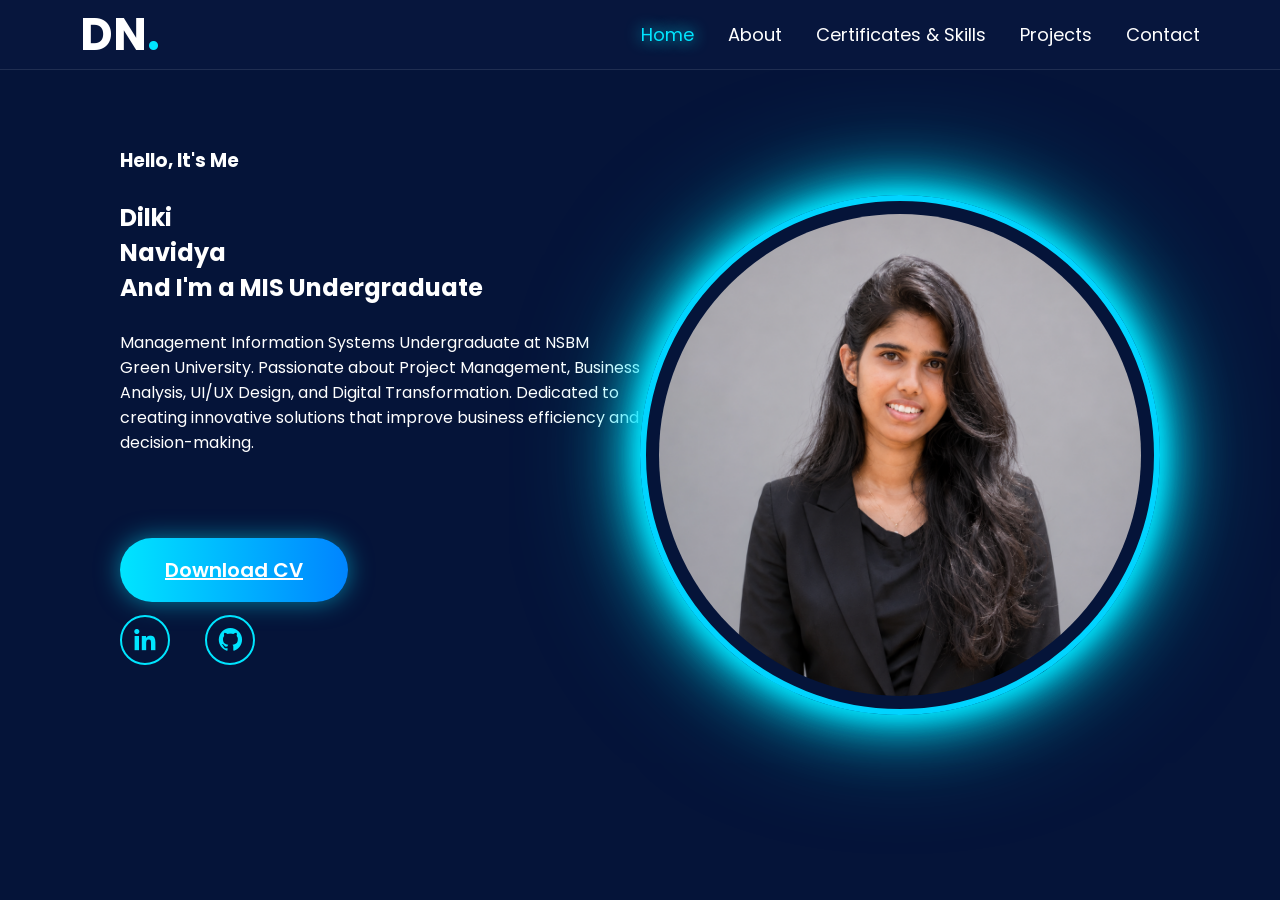
<file: index.html>
<!DOCTYPE html>
<html lang="en">

<head>
<meta charset="UTF-8">
<meta name="viewport" content="width=device-width, initial-scale=1.0">

<title>Portfolio</title>

<link href='https://unpkg.com/boxicons@2.1.4/css/boxicons.min.css' rel='stylesheet'>

<link rel="stylesheet" href="style.css">

</head>

<body>

<header>

<div class="logo">
DN<span>.</span>
</div>

<nav>
    <a href="index.html" class="active">Home</a>
    <a href="about.html">About</a>
    <a href="skills.html">Certificates & Skills</a>
    <a href="portfolio.html">Projects</a>
    <a href="contact.html">Contact</a>
</nav>



</header>

<section class="hero">

<div class="content">

<h3>Hello, It's Me</h3>
<br>
<h1>
Dilki<br>
Navidya

<h2>
And I'm a
<span>MIS Undergraduate</span>
</h2>
<br>

<p>
Management Information Systems Undergraduate at NSBM Green University.
Passionate about Project Management, Business Analysis, UI/UX Design,
and Digital Transformation. Dedicated to creating innovative solutions
that improve business efficiency and decision-making.
</p>
<br>
<br>
<br>
<br>
<a href="CV.pdf" class="btn" download>
    Download CV
</a>

<div class="social-icons">
    <a href="https://www.linkedin.com/in/your-linkedin-id" target="_blank">
        <i class='bx bxl-linkedin'></i>
    </a>

    <a href="https://github.com/your-github-username" target="_blank">
        <i class='bx bxl-github'></i>
    </a>
</div>

</div>

</div>

<div class="image-section">

<div class="glow-circle">

<img src="my photo.png" alt="">

</div>

</div>

</section>
</body>

</html>
</file>
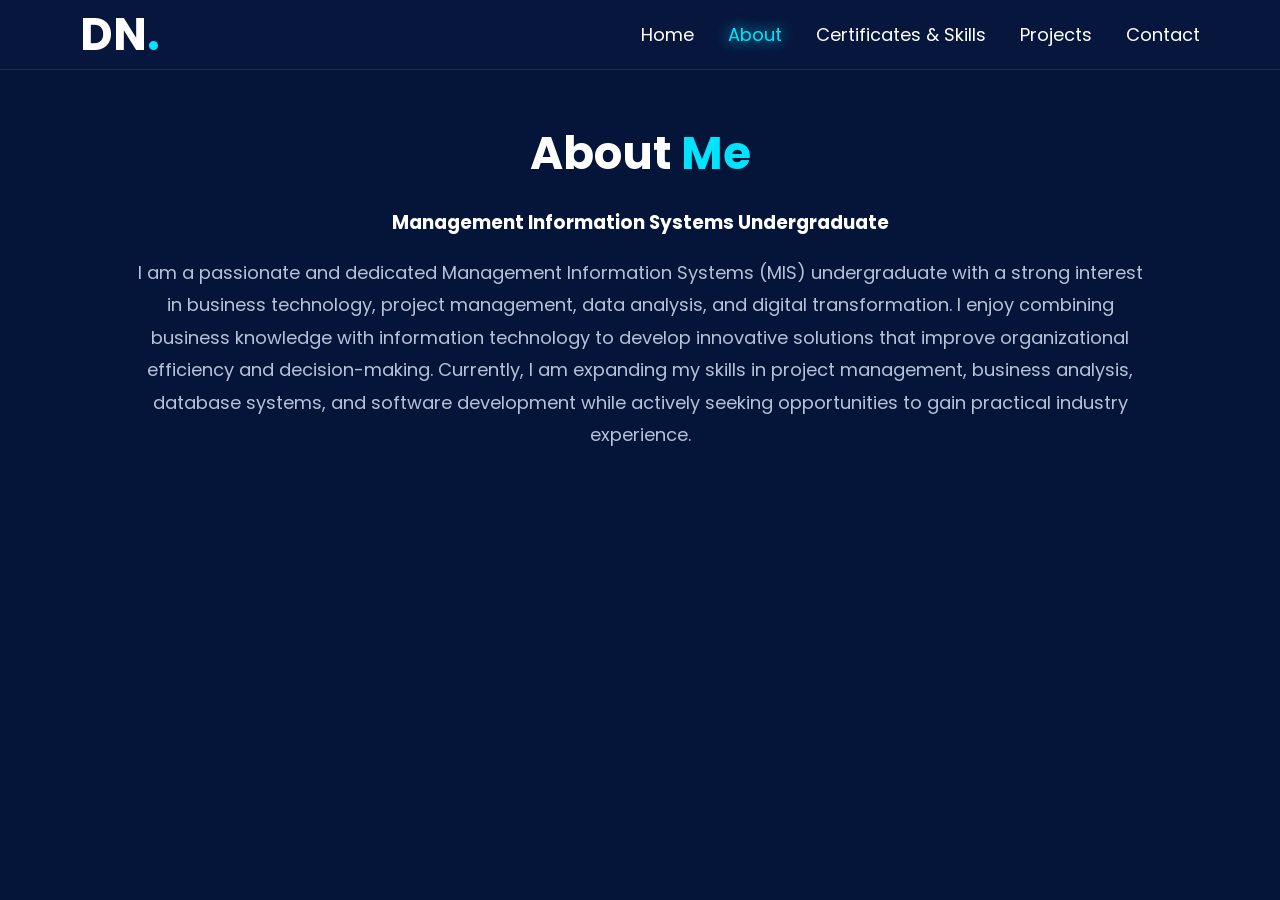
<file: about.html>
<!DOCTYPE html>
<html lang="en">
<head>
<meta charset="UTF-8">
<title>About Me</title>
<link rel="stylesheet" href="style.css">
</head>

<body>

<header>
    <div class="logo">DN<span>.</span></div>

    <nav>
        <a href="index.html">Home</a>
        <a href="about.html" class="active">About</a>
        <a href="skills.html">Certificates & Skills</a>
        <a href="portfolio.html">Projects</a>
        <a href="contact.html">Contact</a>
    </nav>
</header>

<div class="about-content">

    <h2>About <span>Me</span></h2>

    <h3>Management Information Systems Undergraduate</h3>

    <p>
        I am a passionate and dedicated Management Information Systems (MIS)
        undergraduate with a strong interest in business technology,
        project management, data analysis, and digital transformation.
        I enjoy combining business knowledge with information technology
        to develop innovative solutions that improve organizational
        efficiency and decision-making.
        Currently, I am expanding my skills in project management,
        business analysis, database systems, and software development
        while actively seeking opportunities to gain practical industry experience.
    </p>

</div>

</body>
</html>
</file>
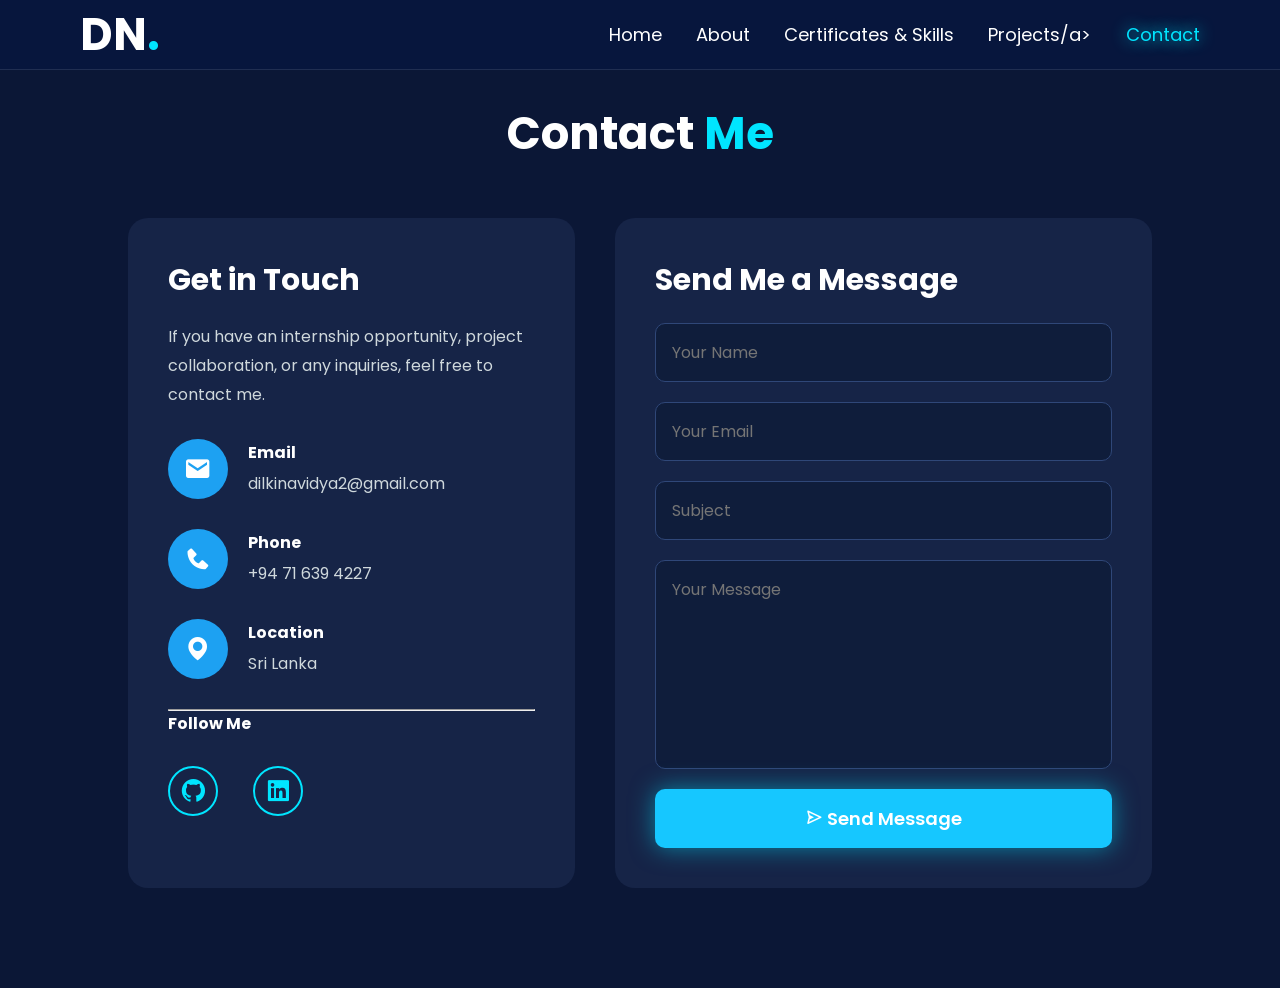
<file: contact.html>
<!DOCTYPE html>
<html lang="en">
<head>
<meta charset="UTF-8">
<meta name="viewport" content="width=device-width, initial-scale=1.0">

<title>Contact Me</title>

<link href='https://unpkg.com/boxicons@2.1.4/css/boxicons.min.css' rel='stylesheet'>
<link rel="stylesheet" href="style.css">

</head>

<body>

<header>

    <div class="logo">
        DN<span>.</span>
    </div>

    <nav>
        <a href="index.html">Home</a>
        <a href="about.html">About</a>
        <a href="skills.html">Certificates & Skills</a>
        <a href="portfolio.html">Projects/a>
        <a href="contact.html" class="active">Contact</a>
    </nav>

</header>

<section class="contact" id="contact">

    <h2 class="heading">Contact <span>Me</span></h2>

    <div class="contact-container">

        <!-- Left Side -->

        <div class="contact-info">

            <h3>Get in Touch</h3>

            <p>
                If you have an internship opportunity, project collaboration,
                or any inquiries, feel free to contact me.
            </p>

            <div class="info-box">
                <i class='bx bxs-envelope'></i>
                <div>
                    <h4>Email</h4>
                    <p>dilkinavidya2@gmail.com</p>
                </div>
            </div>

            <div class="info-box">
                <i class='bx bxs-phone'></i>
                <div>
                    <h4>Phone</h4>
                    <p>+94 71 639 4227</p>
                </div>
            </div>

            <div class="info-box">
                <i class='bx bxs-map'></i>
                <div>
                    <h4>Location</h4>
                    <p>Sri Lanka</p>
                </div>
            </div>

            <hr>

            <h4>Follow Me</h4>

            <div class="social-icons">

                <a href="https://github.com/" target="_blank">
                    <i class='bx bxl-github'></i>
                </a>

                <a href="https://linkedin.com/in/dilki-navidya"
                   target="_blank">
                    <i class='bx bxl-linkedin-square'></i>
                </a>

            </div>

        </div>

        <!-- Right Side -->

        <div class="contact-form">

            <h3>Send Me a Message</h3>

            <form>

                <input type="text"
                placeholder="Your Name" required>

                <input type="email"
                placeholder="Your Email" required>

                <input type="text"
                placeholder="Subject">

                <textarea rows="7"
                placeholder="Your Message"></textarea>

                <button type="submit" class="btn">
                    <i class='bx bx-send'></i>
                    Send Message
                </button>

            </form>

        </div>

    </div>

</section>

</body>
</html>
</file>
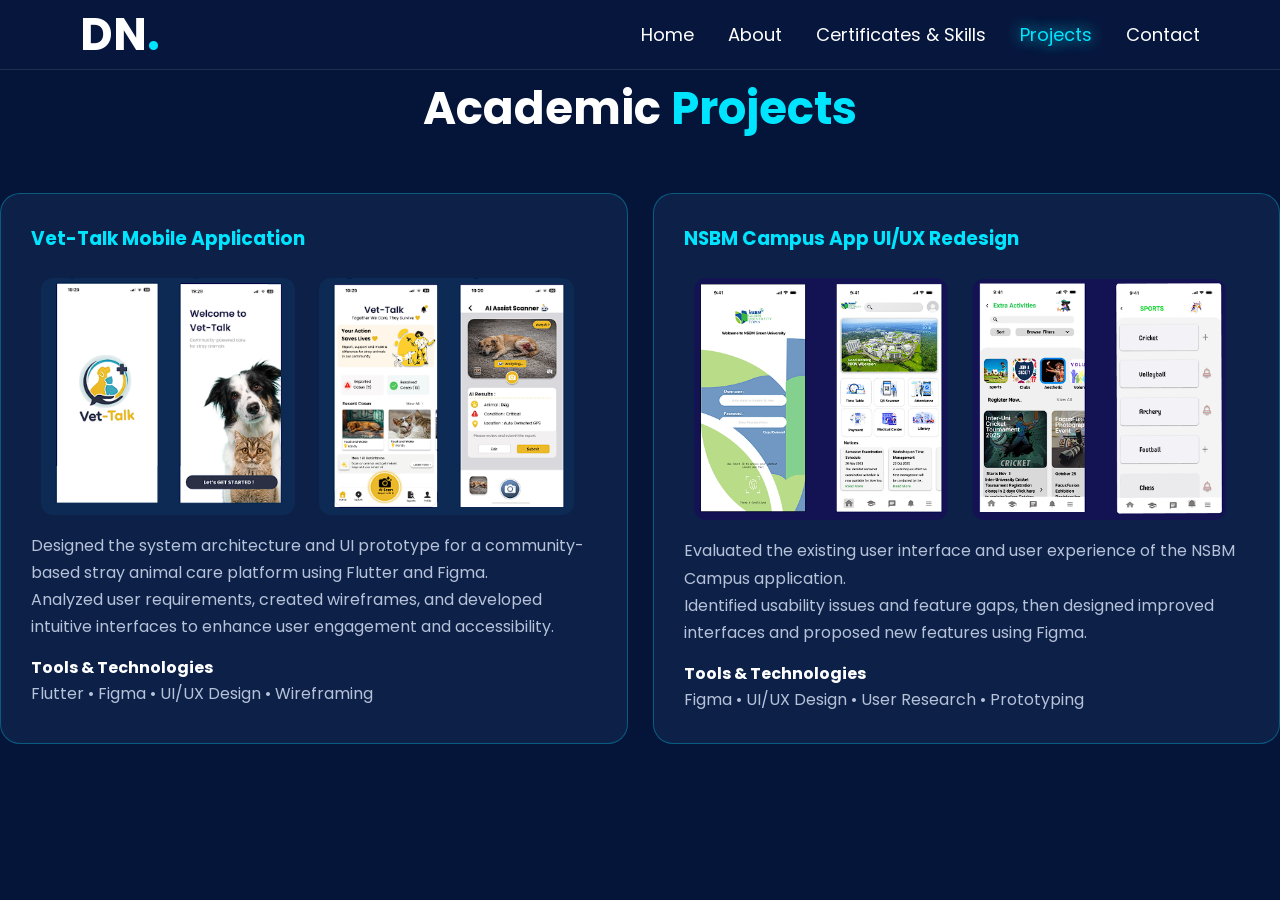
<file: portfolio.html>
<!DOCTYPE html>
<html lang="en">
<head>
<meta charset="UTF-8">
<meta name="viewport" content="width=device-width, initial-scale=1.0">

<title>Portfolio</title>

<link href='https://unpkg.com/boxicons@2.1.4/css/boxicons.min.css' rel='stylesheet'>
<link rel="stylesheet" href="style.css">

</head>

<body>

<header>

    <div class="logo">
        DN<span>.</span>
    </div>

    <nav>
        <a href="index.html">Home</a>
        <a href="about.html">About</a>
        <a href="skills.html">Certificates & Skills</a>
        <a href="portfolio.html" class="active">Projects</a>
        <a href="contact.html">Contact</a>
    </nav>

</header>

<section class="portfolio" id="portfolio">
    <br>
    <br>
    <br>

    <h2 class="heading">Academic <span>Projects</span></h2>

    <div class="portfolio-container">

        <div class="project-card">
            
            <h3>Vet-Talk Mobile Application</h3>

            <img src="Vet Talk.png" alt="Vet-Talk Mobile App">
             <img src="Vet Talk 2.png" alt="Vet-Talk Mobile App">

            <p>
                Designed the system architecture and UI prototype for a
                community-based stray animal care platform using Flutter
                and Figma.
            </p>

            <p>
                Analyzed user requirements, created wireframes, and
                developed intuitive interfaces to enhance user engagement
                and accessibility.
            </p>

            <h4>Tools & Technologies</h4>
            <p>Flutter • Figma • UI/UX Design • Wireframing</p>

        </div>


        <div class="project-card">

            <h3>NSBM Campus App UI/UX Redesign</h3>
            <img src="NSBM Redesign.png" alt="NSBM App Redesign">
             <img src="NSBM Redesign2.png" alt="NSBM App Redesign">

            <p>
                Evaluated the existing user interface and user experience
                of the NSBM Campus application.
            </p>

            <p>
                Identified usability issues and feature gaps, then designed
                improved interfaces and proposed new features using Figma.
            </p>

            <h4>Tools & Technologies</h4>
            <p>Figma • UI/UX Design • User Research • Prototyping</p>

        </div>

    </div>

</section>

</body>
</html>
</file>
<file: style.css>
@import url('https://fonts.googleapis.com/css2?family=Poppins:wght@300;400;500;600;700;800;900&display=swap');

*{
margin:0;
padding:0;
box-sizing:border-box;
font-family:'Poppins',sans-serif;
}

body{
background:#051439;
color:white;
overflow-x:hidden;
}

/* HEADER */

header{
width:100%;
height:70px;
display:flex;
justify-content:space-between;
align-items:center;
padding:0 80px;
border-bottom:1px solid rgba(255,255,255,0.1);
}
header{
    position:fixed;
    top:0;
    left:0;
    width:100%;
    z-index:1000;
    background:#07163d;
}

.hero{
    padding-top:500px;
}

.logo{
font-size:45px;
font-weight:700;
}

.logo span{
color:#00e5ff;
}

nav a{
text-decoration:none;
color:white;
font-size:18px;
margin-left:30px;
transition:.3s;
}

nav a:hover,
nav a.active{
color:#00e5ff;
text-shadow:0 0 15px #00e5ff;
}

/* HERO */

.hero{
height:calc(100vh - 90px);
display:flex;
align-items:center;
justify-content:space-between;
padding:0 120px;
}

.about-content{
    text-align:center;
    padding:120px 10%;
}

.about-content h2{
    font-size:45px;
    margin-bottom:20px;
}

.about-content span{
    color:#00e5ff;
}

.about-content h3{
    margin-bottom:20px;
}

.about-content p{
    font-size:18px;
    line-height:1.8;
    color:#b6c2d9;
}

/* SOCIAL */

.social{
display:flex;
gap:18px;
margin-bottom:35px;
}

.social a{
width:60px;
height:60px;
border:2px solid #00e5ff;
border-radius:50%;
display:flex;
justify-content:center;
align-items:center;
color:#00e5ff;
font-size:28px;
text-decoration:none;
transition:.3s;
}

.social a:hover{
background:#00e5ff;
color:#07163d;
box-shadow:0 0 20px #00e5ff;
}

/* BUTTON */

.btn{
padding:18px 45px;
border:none;
border-radius:40px;
font-size:20px;
font-weight:600;
cursor:pointer;

background:linear-gradient(
90deg,
#00e5ff,
#0084ff
);

color:white;

box-shadow:0 0 25px rgba(0,229,255,.5);
}

/* IMAGE */

.image-section{
    transform: translateY(50px);
}


.glow-circle{
       box-shadow: none;
    border: 6px solid #00d4ff;
width:520px;
height:520px;
border-radius:50%;



display:flex;
justify-content:center;
align-items:center;

box-shadow:
0 0 20px #00e5ff,
0 0 40px #00e5ff,
0 0 70px #00e5ff,
0 0 120px rgba(0,229,255,.5);
}

.glow-circle img{
width:95%;
height:95%;
border-radius:50%;
object-fit:cover;
}

/* FOOTER */

footer{
position:absolute;
bottom:0;
left:0;
width:100%;
height:55px;

display:flex;
justify-content:space-around;
align-items:center;

border-top:1px solid rgba(255,255,255,.1);

background:#07163d;
}

footer div{
font-size:16px;
}

footer i{
color:#00e5ff;
margin-right:10px;
}

/* RESPONSIVE */

@media(max-width:1200px){

.hero{
height:calc(100vh - 70px);
flex-direction:column;
text-align:center;
padding-top:50px;
}

.glow-circle{
width:350px;
height:350px;
margin-top:40px;
}

.content h1{
font-size:65px;
}
.content h2{
font-size:24px;
}
.content p{
font-size:17px;
line-height:1.7;
}

footer{
position:relative;
height:auto;
padding:20px;
flex-direction:column;
gap:15px;
}
}
.skills{
    padding:100px 10%;
    text-align:center;
}

.skills-container{
    display:grid;
    grid-template-columns:repeat(auto-fit,minmax(280px,1fr));
    gap:25px;
    margin-top:50px;
}

.skill-box{
    background:#0d2148;
    padding:35px 25px;
    border-radius:20px;
    transition:0.4s;
    border:1px solid rgba(0,229,255,0.2);
}

.skill-box:hover{
    transform:translateY(-10px);
    box-shadow:0 0 20px rgba(0,229,255,0.5);
}

.skill-box i{
    font-size:55px;
    color:#00e5ff;
    margin-bottom:15px;
}

.skill-box h3{
    font-size:24px;
    margin-bottom:10px;
}

.skill-box p{
    color:#b6c2d9;
    font-size:15px;
    line-height:1.6;
}

.portfolio-container{
    display:grid;
    grid-template-columns:repeat(auto-fit,minmax(350px,1fr));
    gap:25px;
    margin-top:40px;
}

.project-card{
    background:#0d2148;
    padding:30px;
    border-radius:20px;
    border:1px solid rgba(0,229,255,0.3);
    transition:0.3s;
}

.project-card:hover{
    transform:translateY(-10px);
    box-shadow:0 0 20px rgba(0,229,255,0.4);
}

.project-card h3{
    color:#00e5ff;
    margin-bottom:15px;
}

.project-card h4{
    margin-top:15px;
    color:#ffffff;
}

.project-card p{
    color:#b6c2d9;
    line-height:1.7;
}

.contact{

    padding:100px 10%;
    background:#0b1736;
}

.contact-container{

    display:grid;
    grid-template-columns:1fr 1.2fr;
    gap:40px;
}

.contact-info,
.contact-form{

    background:#162447;
    padding:40px;
    border-radius:20px;
}

.contact-info h3,
.contact-form h3{

    color:#fff;
    margin-bottom:20px;
    font-size:30px;
}

.contact-info p{

    color:#cfd8dc;
    line-height:1.8;
}

.info-box{

    display:flex;
    align-items:center;
    gap:20px;
    margin:30px 0;
}

.info-box i{

    width:60px;
    height:60px;
    border-radius:50%;
    background:#1da1f2;
    display:flex;
    align-items:center;
    justify-content:center;
    font-size:28px;
    color:#fff;
}

.info-box h4{

    color:#fff;
    margin-bottom:5px;
}

.social-icons{

    margin-top:25px;
}

.social-icons a{

    color:#fff;
    font-size:34px;
    margin-right:15px;
    transition:.3s;
}

.social-icons a:hover{

    color:#00e5ff;
}

.contact-form form{

    display:flex;
    flex-direction:column;
    gap:20px;
}

.contact-form input,
.contact-form textarea{

    width:100%;
    padding:16px;
    background:#0f1d3b;
    border:1px solid #2f4778;
    border-radius:10px;
    color:#fff;
    font-size:16px;
    outline:none;
}

.contact-form textarea{

    resize:none;
}

.contact-form .btn{

    border:none;
    background:#16c7ff;
    color:#fff;
    padding:16px;
    border-radius:10px;
    font-size:18px;
    cursor:pointer;
    transition:.3s;
}

.contact-form .btn:hover{

    background:#00b4e6;
}

.heading{
    text-align:center;
    font-size:45px;
    margin-bottom:50px;
}

.heading span{
    color:#00e5ff;
}
.heading{
    text-align: center;
}

.content{
    animation: slideLeft 1s ease;
}

.image-section{
    animation: slideRight 1s ease;
}

@keyframes slideLeft{
    from{
        opacity:0;
        transform:translateX(-100px);
    }
    to{
        opacity:1;
        transform:translateX(0);
    }
}

@keyframes slideRight{
    from{
        opacity:0;
        transform:translateX(100px);
    }
    to{
        opacity:1;
        transform:translateX(0);
    }
}
.btn:hover{
    transform:translateY(-5px);
    box-shadow:0 0 30px #00e5ff;
}
footer a{
    color:white;
    text-decoration:none;
}

footer a:hover{
    color:#00e5ff;
}
.tagline{
    color:#00e5ff;
    font-size:18px;
    margin-bottom:20px;
}

/* Certificates */

.certificates{
    padding: 100px 10%;
}

.certificate-container{
    display:flex;
    justify-content:center;
    flex-wrap:wrap;
    gap:30px;
}

.certificate-card{
    width:300px;
    background:#1f242d;
    border-radius:15px;
    overflow:hidden;
    cursor:pointer;
    transition:.4s;
    text-align:center;
}

.certificate-card:hover{
    transform:translateY(-10px);
}

.certificate-card img{
    width:100%;
    height:220px;
    object-fit:cover;
}

.certificate-card h3{
    padding:15px;
    color:white;
}

/* Modal */

.modal{
    display:none;
    position:fixed;
    z-index:1000;
    left:0;
    top:0;
    width:100%;
    height:100%;
    background:rgba(0,0,0,0.8);
}

.modal-content{
    background:white;
    width:80%;
    max-width:500px;
    margin:10% auto;
    padding:30px;
    border-radius:15px;
    text-align:center;
}

.modal-content h2{
    margin-bottom:15px;
    color:#333;
}

.modal-content p{
    color:#555;
}

.close{
    float:right;
    font-size:30px;
    cursor:pointer;
}

.modal-img{
    width:100%;
    max-height:300px;
    object-fit:contain;
    border-radius:10px;
    margin-bottom:20px;
}

.modal-content{
    background:white;
    width:80%;
    max-width:700px;
    margin:5% auto;
    padding:25px;
    border-radius:15px;
    text-align:center;
}

.project-card img{
    width:45%;
    height:auto;
    border-radius:12px;
    margin:10px;
}

.social-icons{
    display: flex;
    gap: 20px;
    margin-top: 30px;
}

.social-icons a{
    width: 50px;
    height: 50px;
    border: 2px solid #00e5ff;
    border-radius: 50%;
    display: flex;
    justify-content: center;
    align-items: center;
    color: #00e5ff;
    font-size: 28px;
    text-decoration: none;
    transition: .3s;
}

.social-icons a:hover{
    background: #00e5ff;
    color: #081b29;
    box-shadow: 0 0 20px #00e5ff;
}
</file>
